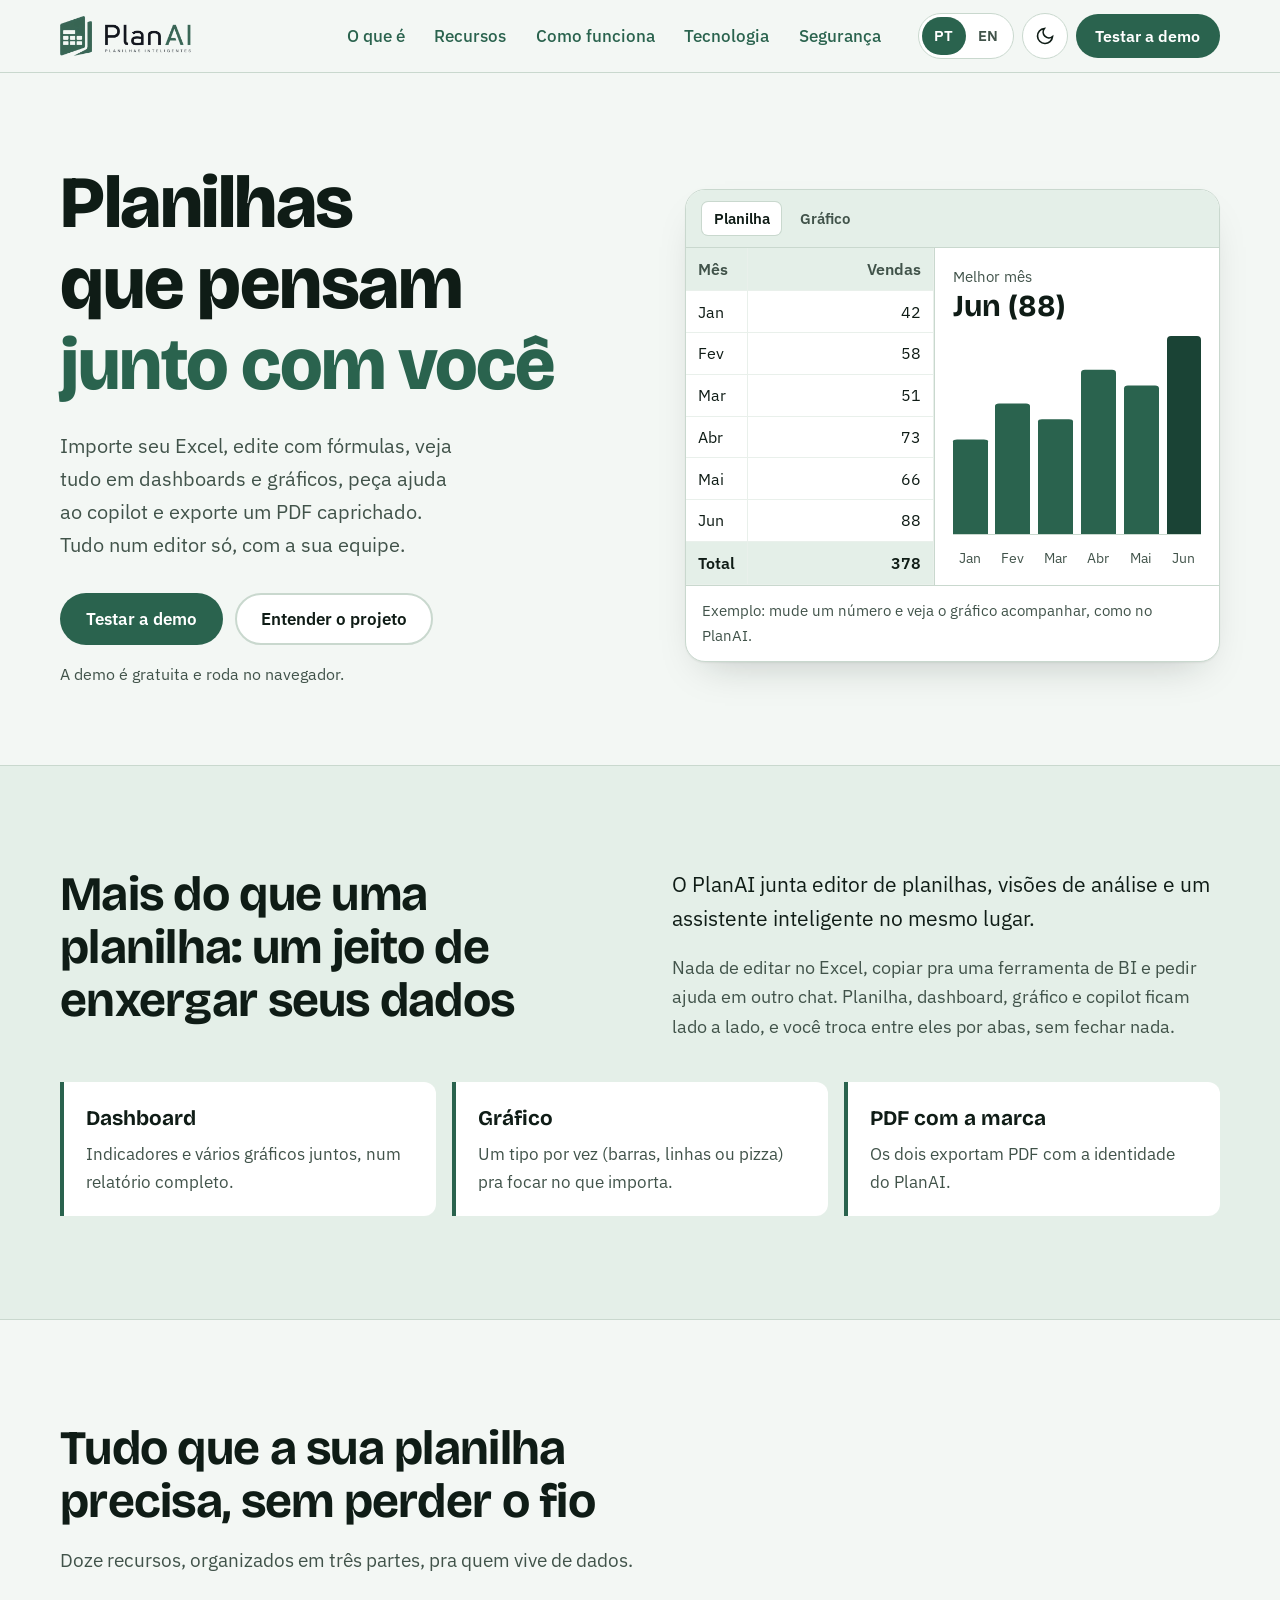
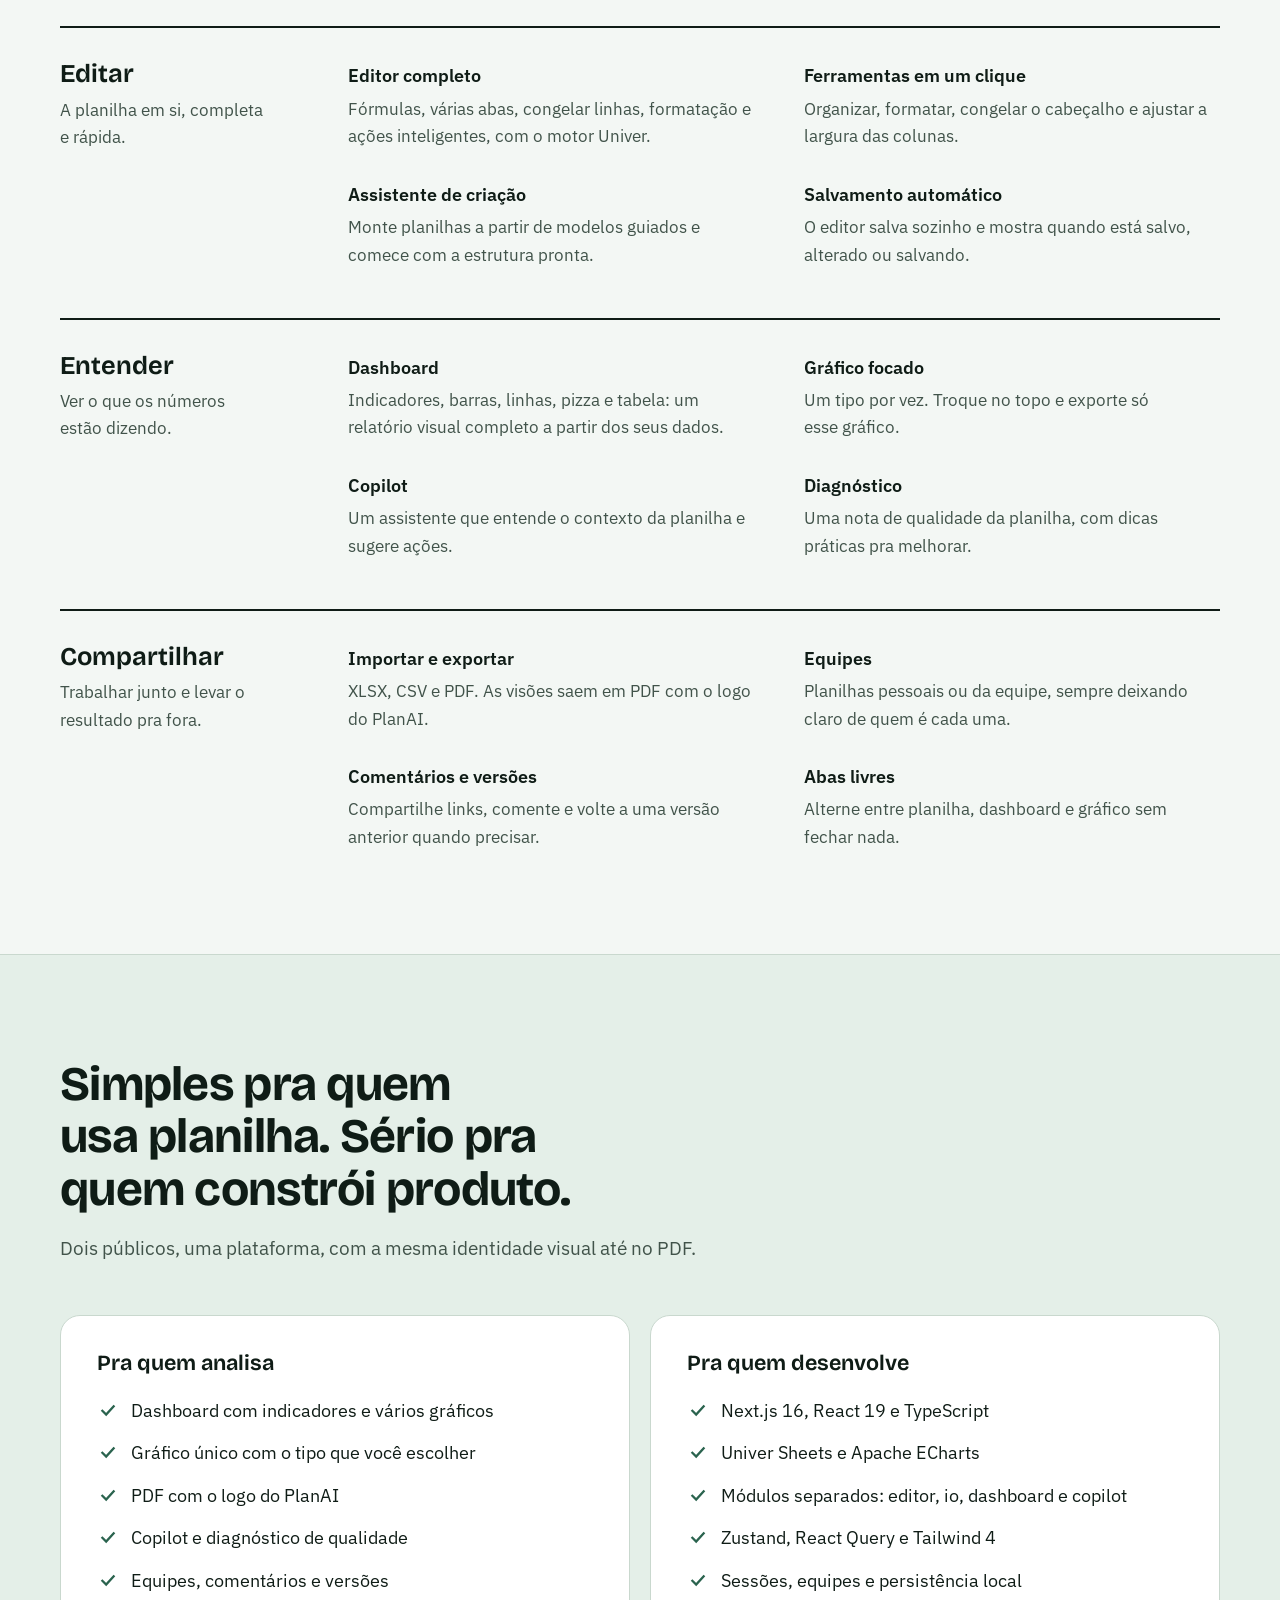
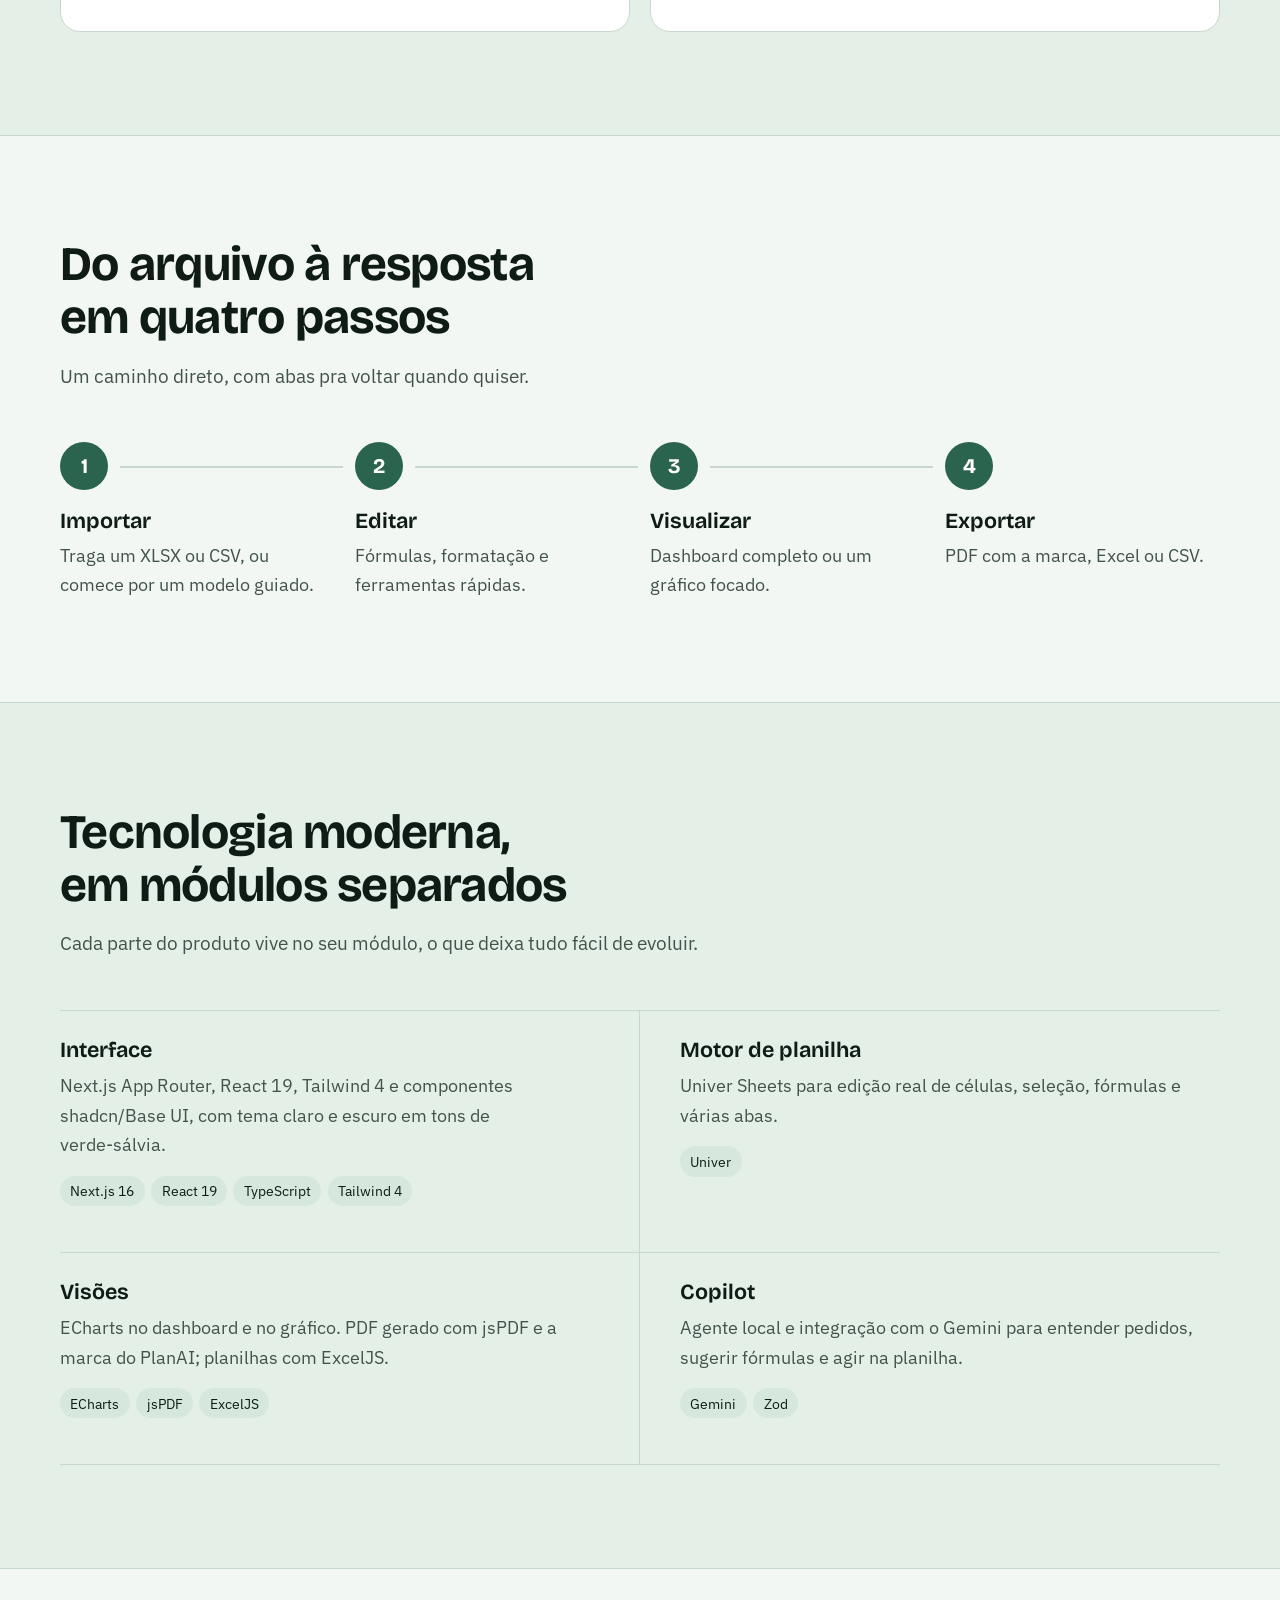
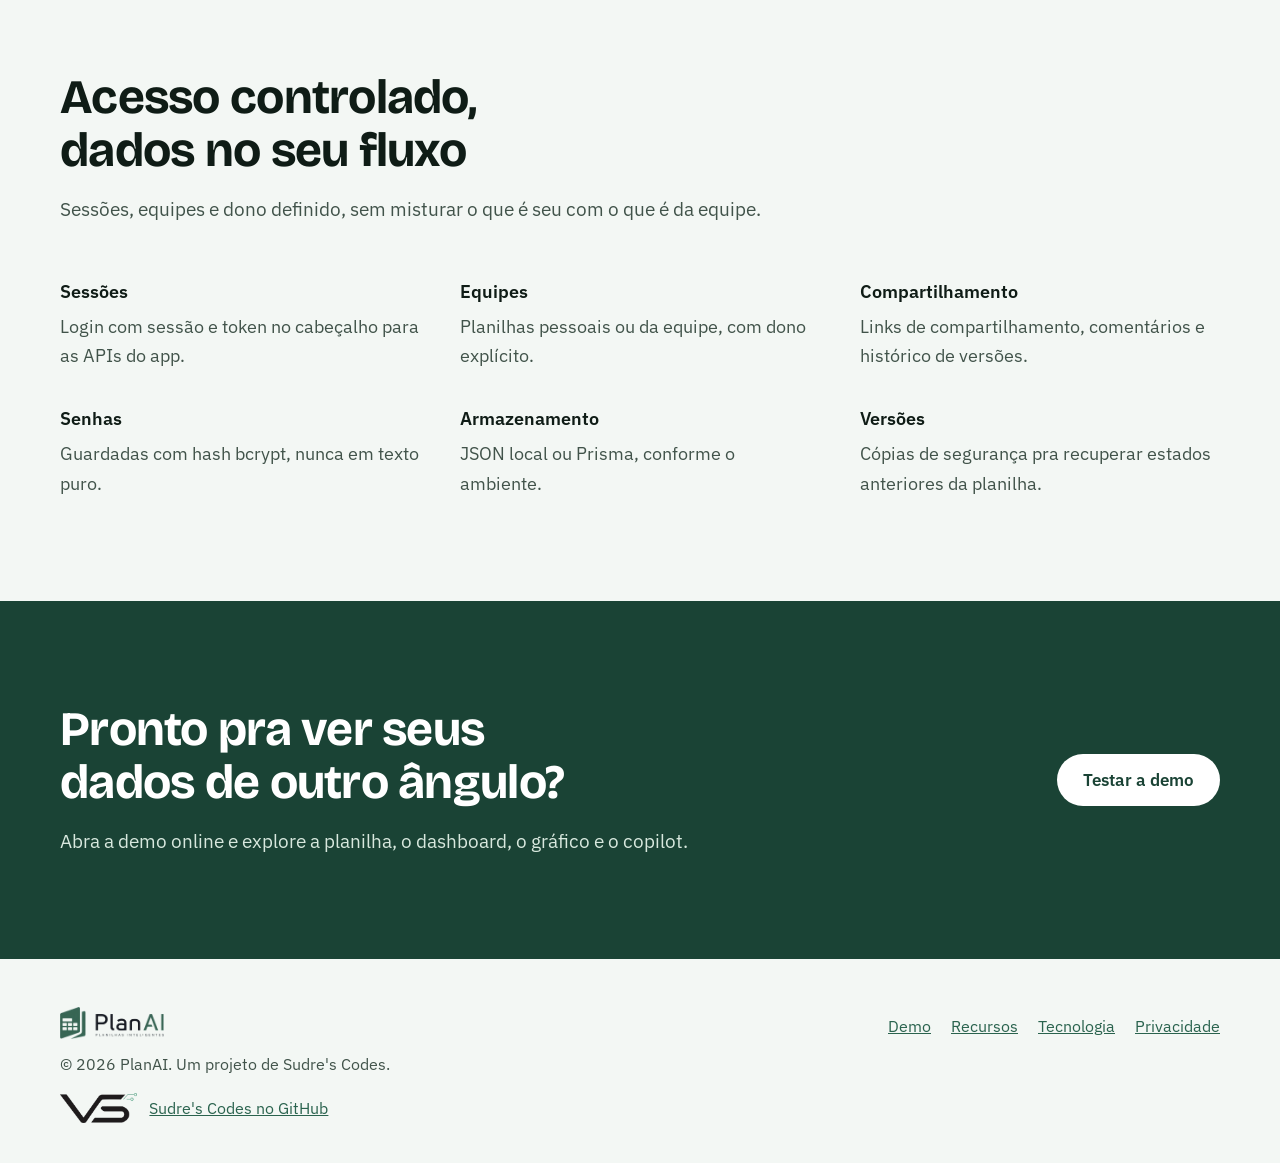
<file: index.html>
<!doctype html>
<html lang="pt-BR" data-theme="light">
<head>
<meta charset="utf-8">
<meta name="viewport" content="width=device-width, initial-scale=1, viewport-fit=cover">
<title>PlanAI: planilhas inteligentes com dashboard, gráficos e copilot</title>
<meta name="description" content="Importe seu Excel, edite com fórmulas, gere dashboards e gráficos, peça ajuda ao copilot e exporte PDF com a sua equipe, tudo num editor só.">
<meta property="og:title" content="PlanAI: planilhas que pensam junto com você">
<meta property="og:description" content="Planilha, dashboard, gráfico e copilot lado a lado. Importe Excel/CSV e exporte PDF.">
<meta property="og:type" content="website">
<meta property="og:image" content="assets/logo-ce.png">
<meta name="theme-color" content="#f3f7f4" id="themeColor">
<link rel="icon" href="favicon.ico">
<link rel="apple-touch-icon" href="assets/apple-touch-icon.png">
<link rel="preload" href="assets/fonts/Bricolage.woff2" as="font" type="font/woff2" crossorigin>
<link rel="preload" href="assets/fonts/IBMPlexSans.woff2" as="font" type="font/woff2" crossorigin>
<link rel="stylesheet" href="assets/style.css">
<script>(function(){try{var t=localStorage.getItem('planai-theme');if(!t)t=matchMedia('(prefers-color-scheme: dark)').matches?'dark':'light';document.documentElement.dataset.theme=t;var l=localStorage.getItem('planai-lang');if(l==='en')document.documentElement.lang='en'}catch(e){}})()</script>
</head>
<body>
<a class="skip" href="#main" data-i18n="skip">Pular para o conteúdo</a>
<header class="nav">
  <div class="wrap">
    <a class="brand" href="#top" aria-label="PlanAI, início">
      <img class="only-light" src="assets/logo-ce.webp" alt="PlanAI" width="480" height="147">
      <img class="only-dark" src="assets/logo-ee.webp" alt="PlanAI" width="480" height="147">
    </a>
    <nav aria-label="Principal" data-i18n-attr="aria-label:nav.label">
      <ul class="menu" id="menu">
        <li><a href="#sobre" data-i18n="nav.about">O que é</a></li>
        <li><a href="#recursos" data-i18n="nav.features">Recursos</a></li>
        <li><a href="#como-funciona" data-i18n="nav.flow">Como funciona</a></li>
        <li><a href="#tecnologia" data-i18n="nav.arch">Tecnologia</a></li>
        <li><a href="#seguranca" data-i18n="nav.security">Segurança</a></li>
      </ul>
    </nav>
    <div class="tools">
      <div class="seg" role="group" aria-label="Idioma / Language">
        <button type="button" data-lang="pt" aria-pressed="true" lang="pt-BR" aria-label="Português">PT</button>
        <button type="button" data-lang="en" aria-pressed="false" lang="en" aria-label="English">EN</button>
      </div>
      <button type="button" class="icon-btn" id="themeBtn" aria-label="Ativar modo escuro">
        <svg class="only-light" viewBox="0 0 24 24" fill="none" stroke="currentColor" stroke-width="2" aria-hidden="true"><path d="M21 12.8A9 9 0 1 1 11.2 3a7 7 0 0 0 9.8 9.8z"/></svg>
        <svg class="only-dark" viewBox="0 0 24 24" fill="none" stroke="currentColor" stroke-width="2" aria-hidden="true"><circle cx="12" cy="12" r="4"/><path d="M12 2v2M12 20v2M4.9 4.9l1.4 1.4M17.7 17.7l1.4 1.4M2 12h2M20 12h2M4.9 19.1l1.4-1.4M17.7 6.3l1.4-1.4"/></svg>
      </button>
      <button type="button" class="icon-btn burger" id="burger" aria-expanded="false" aria-controls="menu" aria-label="Abrir menu">
        <svg viewBox="0 0 24 24" fill="none" stroke="currentColor" stroke-width="2" aria-hidden="true"><path d="M4 7h16M4 12h16M4 17h16"/></svg>
      </button>
      <a class="btn btn-primary cta-nav" href="https://planai.onrender.com" target="_blank" rel="noopener" data-i18n="cta.demo">Testar a demo</a>
    </div>
  </div>
</header>

<main id="main">
<section class="hero" id="top" aria-labelledby="h1">
  <div class="wrap">
    <div>
      <h1 id="h1" class="enter"><span data-i18n="hero.h1a" style="color:var(--ink)">Planilhas que pensam</span><span data-i18n="hero.h1b">junto com você</span></h1>
      <p class="lead enter d1" data-i18n="hero.p">Importe seu Excel, edite com fórmulas, veja tudo em dashboards e gráficos, peça ajuda ao copilot e exporte um PDF caprichado. Tudo num editor só, com a sua equipe.</p>
      <div class="actions enter d2">
        <a class="btn btn-primary" href="https://planai.onrender.com" target="_blank" rel="noopener"><span data-i18n="cta.demo">Testar a demo</span><span class="sr" data-i18n="newtab">(abre em nova aba)</span></a>
        <a class="btn btn-ghost" href="#sobre" data-i18n="hero.understand">Entender o projeto</a>
      </div>
      <p class="note enter d3" data-i18n="hero.note">A demo é gratuita e roda no navegador.</p>
    </div>
    <figure class="sheet enter d2" style="margin:0" aria-labelledby="sheetCap">
      <div class="sheet-bar" aria-hidden="true"><span class="tab on" data-i18n="sheet.tab1">Planilha</span><span class="tab" data-i18n="sheet.tab2">Gráfico</span></div>
      <div class="sheet-body">
        <table>
          <caption class="sr" data-i18n="sheet.cap">Exemplo editável: vendas por mês</caption>
          <thead><tr><th scope="col" data-i18n="sheet.month">Mês</th><th scope="col" style="text-align:right" data-i18n="sheet.value">Vendas</th></tr></thead>
          <tbody id="rows"></tbody>
          <tfoot><tr><td data-i18n="sheet.total">Total</td><td id="total" aria-live="polite">0</td></tr></tfoot>
        </table>
        <div class="chart" aria-hidden="true">
          <div class="kpi"><span data-i18n="sheet.best">Melhor mês</span><strong id="best">–</strong></div>
          <div class="bars" id="bars"></div>
          <div class="labels" id="labels"></div>
        </div>
      </div>
      <figcaption class="sheet-hint" id="sheetCap" data-i18n="sheet.hint">Exemplo: mude um número e veja o gráfico acompanhar, como no PlanAI.</figcaption>
    </figure>
  </div>
</section>

<section id="sobre" class="alt" aria-labelledby="h-about">
  <div class="wrap">
    <div class="split">
      <h2 id="h-about" data-i18n="about.h2">Mais do que uma planilha: um jeito de enxergar seus dados</h2>
      <div>
        <p class="big" data-i18n="about.p1">O PlanAI junta editor de planilhas, visões de análise e um assistente inteligente no mesmo lugar.</p>
        <p class="muted" data-i18n="about.p2">Nada de editar no Excel, copiar pra uma ferramenta de BI e pedir ajuda em outro chat. Planilha, dashboard, gráfico e copilot ficam lado a lado, e você troca entre eles por abas, sem fechar nada.</p>
      </div>
    </div>
    <div class="trio">
      <div><strong data-i18n="about.t1">Dashboard</strong><p data-i18n="about.t1p">Indicadores e vários gráficos juntos, num relatório completo.</p></div>
      <div><strong data-i18n="about.t2">Gráfico</strong><p data-i18n="about.t2p">Um tipo por vez (barras, linhas ou pizza) pra focar no que importa.</p></div>
      <div><strong data-i18n="about.t3">PDF com a marca</strong><p data-i18n="about.t3p">Os dois exportam PDF com a identidade do PlanAI.</p></div>
    </div>
  </div>
</section>

<section id="recursos" aria-labelledby="h-feat">
  <div class="wrap">
    <div class="head">
      <h2 id="h-feat" data-i18n="feat.h2">Tudo que a sua planilha precisa, sem perder o fio</h2>
      <p data-i18n="feat.p">Doze recursos, organizados em três partes, pra quem vive de dados.</p>
    </div>
    <div class="groups">
      <div class="group">
        <div><h3 data-i18n="g1">Editar</h3><p data-i18n="g1p">A planilha em si, completa e rápida.</p></div>
        <ul class="feats">
          <li><h4 data-i18n="feat.editor">Editor completo</h4><p data-i18n="feat.editor.p">Fórmulas, várias abas, congelar linhas, formatação e ações inteligentes, com o motor Univer.</p></li>
          <li><h4 data-i18n="feat.tools">Ferramentas em um clique</h4><p data-i18n="feat.tools.p">Organizar, formatar, congelar o cabeçalho e ajustar a largura das colunas.</p></li>
          <li><h4 data-i18n="feat.wizard">Assistente de criação</h4><p data-i18n="feat.wizard.p">Monte planilhas a partir de modelos guiados e comece com a estrutura pronta.</p></li>
          <li><h4 data-i18n="feat.auto">Salvamento automático</h4><p data-i18n="feat.auto.p">O editor salva sozinho e mostra quando está salvo, alterado ou salvando.</p></li>
        </ul>
      </div>
      <div class="group">
        <div><h3 data-i18n="g2">Entender</h3><p data-i18n="g2p">Ver o que os números estão dizendo.</p></div>
        <ul class="feats">
          <li><h4 data-i18n="feat.dash">Dashboard</h4><p data-i18n="feat.dash.p">Indicadores, barras, linhas, pizza e tabela: um relatório visual completo a partir dos seus dados.</p></li>
          <li><h4 data-i18n="feat.chart">Gráfico focado</h4><p data-i18n="feat.chart.p">Um tipo por vez. Troque no topo e exporte só esse gráfico.</p></li>
          <li><h4 data-i18n="feat.ai">Copilot</h4><p data-i18n="feat.ai.p">Um assistente que entende o contexto da planilha e sugere ações.</p></li>
          <li><h4 data-i18n="feat.diag">Diagnóstico</h4><p data-i18n="feat.diag.p">Uma nota de qualidade da planilha, com dicas práticas pra melhorar.</p></li>
        </ul>
      </div>
      <div class="group">
        <div><h3 data-i18n="g3">Compartilhar</h3><p data-i18n="g3p">Trabalhar junto e levar o resultado pra fora.</p></div>
        <ul class="feats">
          <li><h4 data-i18n="feat.io">Importar e exportar</h4><p data-i18n="feat.io.p">XLSX, CSV e PDF. As visões saem em PDF com o logo do PlanAI.</p></li>
          <li><h4 data-i18n="feat.teams">Equipes</h4><p data-i18n="feat.teams.p">Planilhas pessoais ou da equipe, sempre deixando claro de quem é cada uma.</p></li>
          <li><h4 data-i18n="feat.collab">Comentários e versões</h4><p data-i18n="feat.collab.p">Compartilhe links, comente e volte a uma versão anterior quando precisar.</p></li>
          <li><h4 data-i18n="feat.tabs">Abas livres</h4><p data-i18n="feat.tabs.p">Alterne entre planilha, dashboard e gráfico sem fechar nada.</p></li>
        </ul>
      </div>
    </div>
  </div>
</section>

<section class="alt" aria-labelledby="h-why">
  <div class="wrap">
    <div class="head">
      <h2 id="h-why" data-i18n="why.h2">Simples pra quem usa planilha. Sério pra quem constrói produto.</h2>
      <p data-i18n="why.p">Dois públicos, uma plataforma, com a mesma identidade visual até no PDF.</p>
    </div>
    <div class="aud">
      <article>
        <h3 data-i18n="why.user">Pra quem analisa</h3>
        <ul>
          <li><svg viewBox="0 0 24 24" fill="none" stroke="currentColor" stroke-width="2.5" aria-hidden="true"><path d="m5 12 5 5 9-10"/></svg><span data-i18n="why.l1">Dashboard com indicadores e vários gráficos</span></li>
          <li><svg viewBox="0 0 24 24" fill="none" stroke="currentColor" stroke-width="2.5" aria-hidden="true"><path d="m5 12 5 5 9-10"/></svg><span data-i18n="why.l2">Gráfico único com o tipo que você escolher</span></li>
          <li><svg viewBox="0 0 24 24" fill="none" stroke="currentColor" stroke-width="2.5" aria-hidden="true"><path d="m5 12 5 5 9-10"/></svg><span data-i18n="why.l3">PDF com o logo do PlanAI</span></li>
          <li><svg viewBox="0 0 24 24" fill="none" stroke="currentColor" stroke-width="2.5" aria-hidden="true"><path d="m5 12 5 5 9-10"/></svg><span data-i18n="why.l4">Copilot e diagnóstico de qualidade</span></li>
          <li><svg viewBox="0 0 24 24" fill="none" stroke="currentColor" stroke-width="2.5" aria-hidden="true"><path d="m5 12 5 5 9-10"/></svg><span data-i18n="why.l5">Equipes, comentários e versões</span></li>
        </ul>
      </article>
      <article>
        <h3 data-i18n="why.dev">Pra quem desenvolve</h3>
        <ul>
          <li><svg viewBox="0 0 24 24" fill="none" stroke="currentColor" stroke-width="2.5" aria-hidden="true"><path d="m5 12 5 5 9-10"/></svg><span>Next.js 16, React 19 e TypeScript</span></li>
          <li><svg viewBox="0 0 24 24" fill="none" stroke="currentColor" stroke-width="2.5" aria-hidden="true"><path d="m5 12 5 5 9-10"/></svg><span>Univer Sheets e Apache ECharts</span></li>
          <li><svg viewBox="0 0 24 24" fill="none" stroke="currentColor" stroke-width="2.5" aria-hidden="true"><path d="m5 12 5 5 9-10"/></svg><span data-i18n="why.l8">Módulos separados: editor, io, dashboard e copilot</span></li>
          <li><svg viewBox="0 0 24 24" fill="none" stroke="currentColor" stroke-width="2.5" aria-hidden="true"><path d="m5 12 5 5 9-10"/></svg><span>Zustand, React Query e Tailwind 4</span></li>
          <li><svg viewBox="0 0 24 24" fill="none" stroke="currentColor" stroke-width="2.5" aria-hidden="true"><path d="m5 12 5 5 9-10"/></svg><span data-i18n="why.l10">Sessões, equipes e persistência local</span></li>
        </ul>
      </article>
    </div>
  </div>
</section>

<section id="como-funciona" aria-labelledby="h-flow">
  <div class="wrap">
    <div class="head">
      <h2 id="h-flow" data-i18n="flow.h2">Do arquivo à resposta em quatro passos</h2>
      <p data-i18n="flow.p">Um caminho direto, com abas pra voltar quando quiser.</p>
    </div>
    <ol class="steps">
      <li><h3 data-i18n="flow.1h">Importar</h3><p data-i18n="flow.1p">Traga um XLSX ou CSV, ou comece por um modelo guiado.</p></li>
      <li><h3 data-i18n="flow.2h">Editar</h3><p data-i18n="flow.2p">Fórmulas, formatação e ferramentas rápidas.</p></li>
      <li><h3 data-i18n="flow.3h">Visualizar</h3><p data-i18n="flow.3p">Dashboard completo ou um gráfico focado.</p></li>
      <li><h3 data-i18n="flow.4h">Exportar</h3><p data-i18n="flow.4p">PDF com a marca, Excel ou CSV.</p></li>
    </ol>
  </div>
</section>

<section id="tecnologia" class="alt" aria-labelledby="h-arch">
  <div class="wrap">
    <div class="head">
      <h2 id="h-arch" data-i18n="arch.h2">Tecnologia moderna, em módulos separados</h2>
      <p data-i18n="arch.p">Cada parte do produto vive no seu módulo, o que deixa tudo fácil de evoluir.</p>
    </div>
    <div class="tech">
      <article><h3 data-i18n="arch.fe.h3">Interface</h3><p data-i18n="arch.fe.p">Next.js App Router, React 19, Tailwind 4 e componentes shadcn/Base UI, com tema claro e escuro em tons de verde-sálvia.</p><ul class="chips"><li>Next.js 16</li><li>React 19</li><li>TypeScript</li><li>Tailwind 4</li></ul></article>
      <article><h3 data-i18n="arch.sheets.h3">Motor de planilha</h3><p data-i18n="arch.sheets.p">Univer Sheets para edição real de células, seleção, fórmulas e várias abas.</p><ul class="chips"><li>Univer</li></ul></article>
      <article><h3 data-i18n="arch.viz.h3">Visões</h3><p data-i18n="arch.viz.p">ECharts no dashboard e no gráfico. PDF gerado com jsPDF e a marca do PlanAI; planilhas com ExcelJS.</p><ul class="chips"><li>ECharts</li><li>jsPDF</li><li>ExcelJS</li></ul></article>
      <article><h3 data-i18n="arch.ai.h3">Copilot</h3><p data-i18n="arch.ai.p">Agente local e integração com o Gemini para entender pedidos, sugerir fórmulas e agir na planilha.</p><ul class="chips"><li>Gemini</li><li>Zod</li></ul></article>
    </div>
  </div>
</section>

<section id="seguranca" aria-labelledby="h-sec">
  <div class="wrap">
    <div class="head">
      <h2 id="h-sec" data-i18n="sec.h2">Acesso controlado, dados no seu fluxo</h2>
      <p data-i18n="sec.p">Sessões, equipes e dono definido, sem misturar o que é seu com o que é da equipe.</p>
    </div>
    <dl class="sec">
      <div><dt data-i18n="sec.s1.h">Sessões</dt><dd data-i18n="sec.s1.p">Login com sessão e token no cabeçalho para as APIs do app.</dd></div>
      <div><dt data-i18n="sec.s2.h">Equipes</dt><dd data-i18n="sec.s2.p">Planilhas pessoais ou da equipe, com dono explícito.</dd></div>
      <div><dt data-i18n="sec.s3.h">Compartilhamento</dt><dd data-i18n="sec.s3.p">Links de compartilhamento, comentários e histórico de versões.</dd></div>
      <div><dt data-i18n="sec.s4.h">Senhas</dt><dd data-i18n="sec.s4.p">Guardadas com hash bcrypt, nunca em texto puro.</dd></div>
      <div><dt data-i18n="sec.s5.h">Armazenamento</dt><dd data-i18n="sec.s5.p">JSON local ou Prisma, conforme o ambiente.</dd></div>
      <div><dt data-i18n="sec.s6.h">Versões</dt><dd data-i18n="sec.s6.p">Cópias de segurança pra recuperar estados anteriores da planilha.</dd></div>
    </dl>
  </div>
</section>

<section class="final" aria-labelledby="h-cta">
  <div class="wrap">
    <div>
      <h2 id="h-cta" data-i18n="cta.h2">Pronto pra ver seus dados de outro ângulo?</h2>
      <p data-i18n="cta.p">Abra a demo online e explore a planilha, o dashboard, o gráfico e o copilot.</p>
    </div>
    <div class="actions"><a class="btn btn-primary" href="https://planai.onrender.com" target="_blank" rel="noopener"><span data-i18n="cta.demo">Testar a demo</span><span class="sr" data-i18n="newtab">(abre em nova aba)</span></a></div>
  </div>
</section>
</main>

<footer>
  <div class="wrap">
    <div>
      <img class="only-light" src="assets/logo-ce.webp" alt="PlanAI" width="480" height="147" style="height:32px;width:auto" loading="lazy">
      <img class="only-dark" src="assets/logo-ee.webp" alt="PlanAI" width="480" height="147" style="height:32px;width:auto" loading="lazy">
      <p style="margin-top:.75rem" data-i18n="footer.copy">© 2026 PlanAI. Um projeto de Sudre's Codes.</p>
      <a class="maker" href="https://github.com/SudreScodeS" target="_blank" rel="noopener">
        <img class="only-light" src="assets/LogoC-VS.webp" alt="" width="240" height="93" loading="lazy">
        <img class="only-dark" src="assets/LogoE-VS.webp" alt="" width="240" height="93" loading="lazy">
        <span data-i18n="footer.by">Sudre's Codes no GitHub</span>
      </a>
    </div>
    <ul>
      <li><a href="https://planai.onrender.com" target="_blank" rel="noopener" data-i18n="footer.demo">Demo</a></li>
      <li><a href="#recursos" data-i18n="nav.features">Recursos</a></li>
      <li><a href="#tecnologia" data-i18n="nav.arch">Tecnologia</a></li>
      <li><a href="privacidade.html" data-i18n="footer.privacy">Privacidade</a></li>
    </ul>
  </div>
</footer>
<script src="assets/app.js" defer></script>
</body>
</html>
</file>
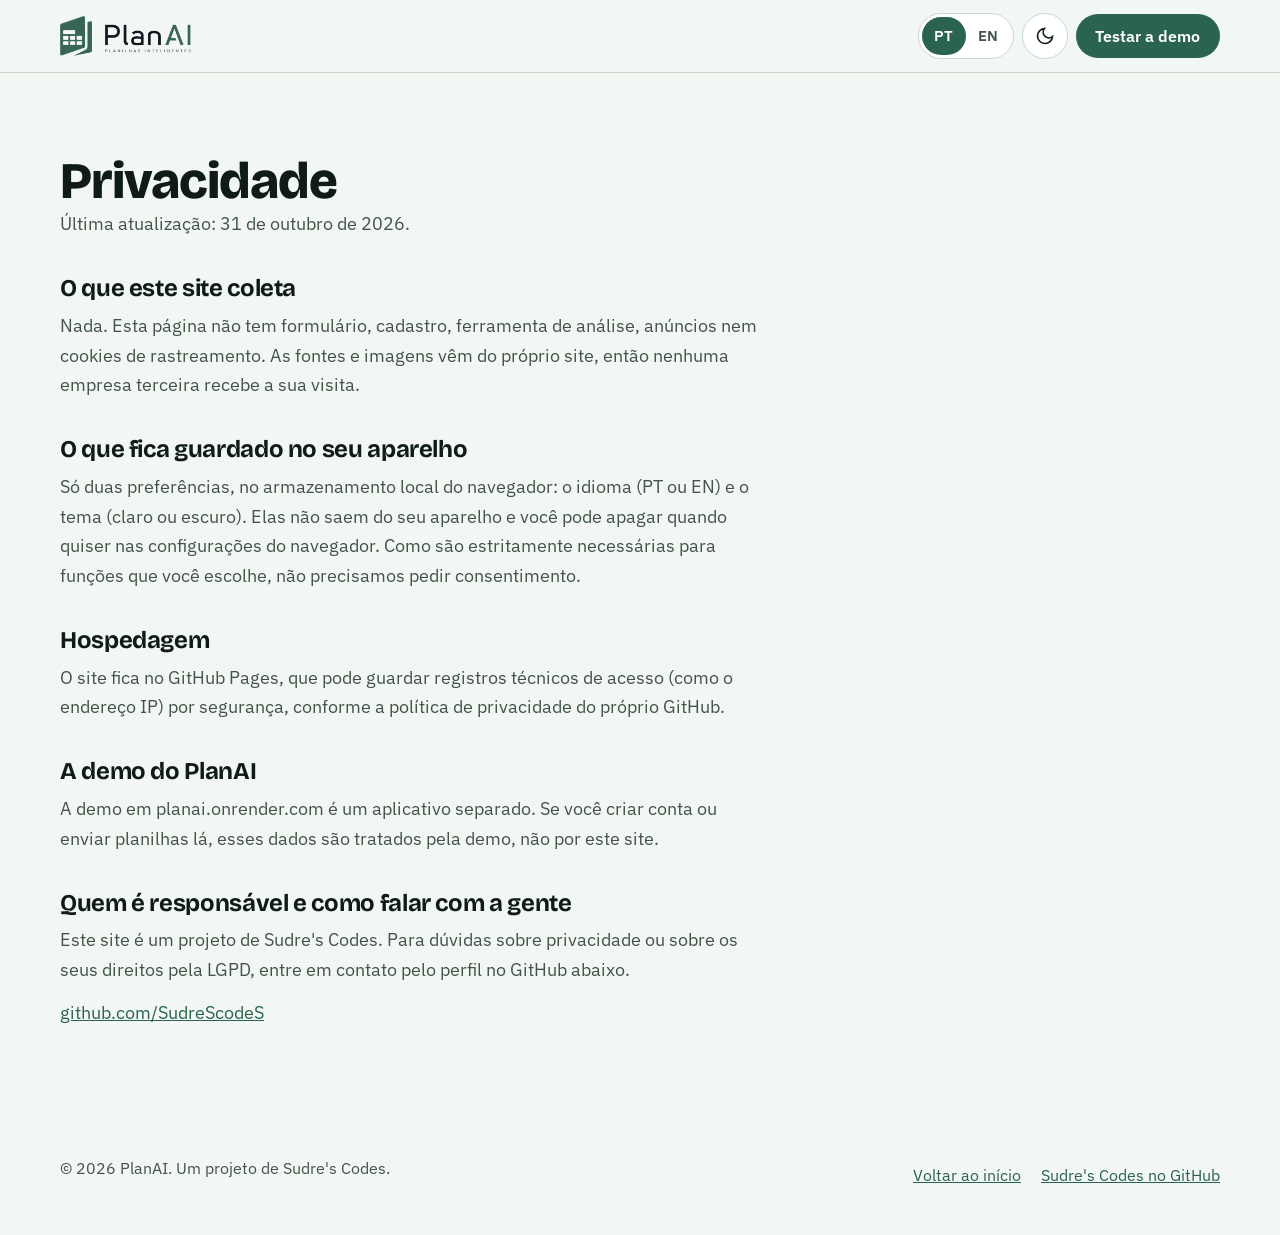
<file: privacidade.html>
<!doctype html>
<html lang="pt-BR" data-theme="light">
<head>
<meta charset="utf-8">
<meta name="viewport" content="width=device-width, initial-scale=1, viewport-fit=cover">
<title>Privacidade · PlanAI</title>
<meta name="description" content="Importe seu Excel, edite com fórmulas, gere dashboards e gráficos, peça ajuda ao copilot e exporte PDF com a sua equipe, tudo num editor só.">
<meta property="og:title" content="PlanAI: planilhas que pensam junto com você">
<meta property="og:description" content="Planilha, dashboard, gráfico e copilot lado a lado. Importe Excel/CSV e exporte PDF.">
<meta property="og:type" content="website">
<meta property="og:image" content="assets/logo-ce.png">
<meta name="theme-color" content="#f3f7f4" id="themeColor">
<link rel="icon" href="favicon.ico">
<link rel="apple-touch-icon" href="assets/apple-touch-icon.png">
<link rel="preload" href="assets/fonts/Bricolage.woff2" as="font" type="font/woff2" crossorigin>
<link rel="preload" href="assets/fonts/IBMPlexSans.woff2" as="font" type="font/woff2" crossorigin>
<link rel="stylesheet" href="assets/style.css">
<script>(function(){try{var t=localStorage.getItem('planai-theme');if(!t)t=matchMedia('(prefers-color-scheme: dark)').matches?'dark':'light';document.documentElement.dataset.theme=t;var l=localStorage.getItem('planai-lang');if(l==='en')document.documentElement.lang='en'}catch(e){}})()</script>
</head>
<body>
<a class="skip" href="#main" data-i18n="skip">Pular para o conteúdo</a>
<header class="nav">
  <div class="wrap">
    <a class="brand" href="./" aria-label="PlanAI, início">
      <img class="only-light" src="assets/logo-ce.webp" alt="PlanAI" width="480" height="147">
      <img class="only-dark" src="assets/logo-ee.webp" alt="PlanAI" width="480" height="147">
    </a>
    
    <div class="tools">
      <div class="seg" role="group" aria-label="Idioma / Language">
        <button type="button" data-lang="pt" aria-pressed="true" lang="pt-BR" aria-label="Português">PT</button>
        <button type="button" data-lang="en" aria-pressed="false" lang="en" aria-label="English">EN</button>
      </div>
      <button type="button" class="icon-btn" id="themeBtn" aria-label="Ativar modo escuro">
        <svg class="only-light" viewBox="0 0 24 24" fill="none" stroke="currentColor" stroke-width="2" aria-hidden="true"><path d="M21 12.8A9 9 0 1 1 11.2 3a7 7 0 0 0 9.8 9.8z"/></svg>
        <svg class="only-dark" viewBox="0 0 24 24" fill="none" stroke="currentColor" stroke-width="2" aria-hidden="true"><circle cx="12" cy="12" r="4"/><path d="M12 2v2M12 20v2M4.9 4.9l1.4 1.4M17.7 17.7l1.4 1.4M2 12h2M20 12h2M4.9 19.1l1.4-1.4M17.7 6.3l1.4-1.4"/></svg>
      </button>
      
      <a class="btn btn-primary cta-nav" href="https://planai.onrender.com" target="_blank" rel="noopener" data-i18n="cta.demo">Testar a demo</a>
    </div>
  </div>
</header>

<main id="main"><div class="wrap"><article class="prose">
<h1 data-i18n="pv.h1">Privacidade</h1><p data-i18n="pv.upd">Última atualização: 31 de outubro de 2026.</p>
<h2 data-i18n="pv.h2a">O que este site coleta</h2><p data-i18n="pv.pa">Nada. Esta página não tem formulário, cadastro, ferramenta de análise, anúncios nem cookies de rastreamento. As fontes e imagens vêm do próprio site, então nenhuma empresa terceira recebe a sua visita.</p>
<h2 data-i18n="pv.h2b">O que fica guardado no seu aparelho</h2><p data-i18n="pv.pb">Só duas preferências, no armazenamento local do navegador: o idioma (PT ou EN) e o tema (claro ou escuro). Elas não saem do seu aparelho e você pode apagar quando quiser nas configurações do navegador. Como são estritamente necessárias para funções que você escolhe, não precisamos pedir consentimento.</p>
<h2 data-i18n="pv.h2c">Hospedagem</h2><p data-i18n="pv.pc">O site fica no GitHub Pages, que pode guardar registros técnicos de acesso (como o endereço IP) por segurança, conforme a política de privacidade do próprio GitHub.</p>
<h2 data-i18n="pv.h2d">A demo do PlanAI</h2><p data-i18n="pv.pd">A demo em planai.onrender.com é um aplicativo separado. Se você criar conta ou enviar planilhas lá, esses dados são tratados pela demo, não por este site.</p>
<h2 data-i18n="pv.h2e">Quem é responsável e como falar com a gente</h2><p data-i18n="pv.pe">Este site é um projeto de Sudre's Codes. Para dúvidas sobre privacidade ou sobre os seus direitos pela LGPD, entre em contato pelo perfil no GitHub abaixo.</p>
<p><a href="https://github.com/SudreScodeS" target="_blank" rel="noopener">github.com/SudreScodeS</a></p>
</article></div></main><footer><div class="wrap"><p data-i18n="footer.copy">© 2026 PlanAI. Um projeto de Sudre's Codes.</p><ul><li><a href="./" data-i18n="footer.home">Voltar ao início</a></li><li><a href="https://github.com/SudreScodeS" target="_blank" rel="noopener" data-i18n="footer.by">Sudre's Codes no GitHub</a></li></ul></div></footer><script src="assets/app.js" defer></script></body></html>
</file>
<file: assets/style.css>
@font-face{font-family:"Bricolage";src:url(fonts/Bricolage.woff2) format("woff2");font-weight:500 800;font-display:swap}
@font-face{font-family:"Plex";src:url(fonts/IBMPlexSans.woff2) format("woff2");font-weight:400 600;font-display:swap}
:root{
  --bg:#f3f7f4;--surface:#ffffff;--tint:#e4efe8;--ink:#0f1c16;--muted:#41534a;--line:#c9d8ce;
  --sage:#2a634e;--sage-ink:#1a4335;--sage-soft:#d6e8dd;--on-sage:#ffffff;--grid:#e9f0eb;
  --ease-out:cubic-bezier(.23,1,.32,1);--r-sm:6px;--r-md:12px;--r-lg:20px;
  --z-nav:10;--z-skip:20;color-scheme:light
}
[data-theme=dark]{
  --bg:#0f1a15;--surface:#16241d;--tint:#13211a;--ink:#e8f0eb;--muted:#a9bcb1;--line:#2c3f35;
  --sage:#7aba98;--sage-ink:#a6d6bc;--sage-soft:#20372b;--on-sage:#0b1510;--grid:#1c2c24;color-scheme:dark
}
*,*::before,*::after{box-sizing:border-box}
html{-webkit-text-size-adjust:100%;scroll-padding-top:88px}
@media (prefers-reduced-motion:no-preference){html{scroll-behavior:smooth}}
body{margin:0;background:var(--bg);color:var(--ink);font:400 1.125rem/1.65 "Plex",system-ui,sans-serif;-webkit-font-smoothing:antialiased}
h1,h2,h3{font-family:"Bricolage",system-ui,sans-serif;line-height:1.1;margin:0;text-wrap:balance;font-weight:700}
h1{font-size:clamp(2.6rem,6vw,4.6rem);font-weight:800;letter-spacing:-.02em}
h2{font-size:clamp(2rem,4vw,3rem);letter-spacing:-.015em}
h3{font-size:1.35rem;font-weight:650}
p{margin:0;text-wrap:pretty}
a{color:var(--sage-ink)}
[data-theme=light] a,:root:not([data-theme=dark]) a{color:var(--sage)}
img{max-width:100%;height:auto;display:block}
:focus-visible{outline:3px solid var(--sage);outline-offset:3px;border-radius:4px}
.wrap{width:min(1160px,100% - 2.5rem);margin-inline:auto}
.skip{position:absolute;left:1rem;top:-100px;z-index:var(--z-skip);background:var(--ink);color:var(--bg);padding:.75rem 1rem;border-radius:var(--r-sm);font-weight:600}
.skip:focus{top:1rem}
.sr{position:absolute;width:1px;height:1px;overflow:hidden;clip:rect(0 0 0 0);white-space:nowrap}
/* nav */
.nav{position:sticky;top:0;z-index:var(--z-nav);background:color-mix(in srgb,var(--bg) 94%,transparent);border-bottom:1px solid var(--line);padding-top:env(safe-area-inset-top)}
.nav .wrap{display:flex;align-items:center;gap:1.5rem;min-height:72px}
.brand{display:flex;align-items:center;margin-right:auto}
.brand img{height:40px;width:auto}
.menu{display:flex;gap:.25rem;list-style:none;margin:0;padding:0}
.menu a{display:block;padding:.6rem .8rem;border-radius:var(--r-sm);color:var(--ink);text-decoration:none;font-weight:500;font-size:1.0625rem}
.menu a:hover{background:var(--tint)}
.tools{display:flex;gap:.5rem;align-items:center}
.seg{display:flex;border:1px solid var(--line);border-radius:999px;padding:3px;background:var(--surface)}
.seg button{all:unset;cursor:pointer;min-width:44px;min-height:38px;display:grid;place-items:center;border-radius:999px;font-weight:600;font-size:.95rem;color:var(--muted)}
.seg button[aria-pressed=true]{background:var(--sage);color:var(--on-sage)}
.seg button:focus-visible{outline:3px solid var(--sage);outline-offset:2px}
.icon-btn{all:unset;cursor:pointer;width:44px;height:44px;display:grid;place-items:center;border:1px solid var(--line);border-radius:999px;background:var(--surface);color:var(--ink)}
.icon-btn:focus-visible{outline:3px solid var(--sage);outline-offset:2px}
.icon-btn svg{width:20px;height:20px}
.only-dark{display:none}[data-theme=dark] .only-dark{display:block}[data-theme=dark] .only-light{display:none}
.burger{display:none}
@media (max-width:960px){
  .burger{display:grid}
  .menu{position:absolute;inset:100% 0 auto 0;flex-direction:column;background:var(--bg);border-bottom:1px solid var(--line);padding:.5rem 1.25rem 1.25rem;display:none}
  .menu.open{display:flex}
  .menu a{padding:.9rem .5rem;font-size:1.2rem;border-bottom:1px solid var(--line);border-radius:0}
  .nav .cta-nav{display:none}
}
.btn{display:inline-flex;align-items:center;justify-content:center;gap:.6rem;min-height:52px;padding:0 1.5rem;border-radius:999px;font-weight:600;font-size:1.0625rem;text-decoration:none;border:2px solid transparent;transition:transform .16s var(--ease-out),background-color .16s var(--ease-out)}
.btn:active{transform:scale(.97)}
.btn-primary{background:var(--sage);color:var(--on-sage)!important}
.btn-primary:hover{background:var(--sage-ink)}
[data-theme=dark] .btn-primary:hover{background:var(--sage-ink)}
.btn-ghost{border-color:var(--line);color:var(--ink)!important;background:var(--surface)}
.btn-ghost:hover{border-color:var(--sage)}
.btn svg{width:18px;height:18px}
.cta-nav{min-height:44px;padding:0 1.1rem;font-size:1rem}
/* hero */
.hero{padding:clamp(3rem,7vw,6rem) 0 clamp(3rem,6vw,5rem)}
.hero .wrap{display:grid;grid-template-columns:1.05fr 1fr;gap:clamp(2rem,5vw,4.5rem);align-items:center}
.hero h1 span{display:block;color:var(--sage)}
.lead{font-size:1.25rem;color:var(--muted);margin-top:1.5rem;max-width:34ch}
.actions{display:flex;flex-wrap:wrap;gap:.75rem;margin-top:2rem}
.note{margin-top:1rem;color:var(--muted);font-size:1rem}
@media (max-width:900px){.hero .wrap{grid-template-columns:1fr}.lead{max-width:none}}
/* sheet demo */
.sheet{background:var(--surface);border:1px solid var(--line);border-radius:var(--r-lg);box-shadow:0 1px 2px rgba(15,28,22,.06),0 18px 40px -20px rgba(15,28,22,.25);overflow:hidden}
.sheet-bar{display:flex;align-items:center;gap:.5rem;padding:.75rem 1rem;border-bottom:1px solid var(--line);background:var(--tint);font-size:.95rem;font-weight:600}
.sheet-bar .tab{padding:.25rem .7rem;border-radius:var(--r-sm);color:var(--muted)}
.sheet-bar .tab.on{background:var(--surface);color:var(--ink);box-shadow:0 0 0 1px var(--line)}
.sheet-body{display:grid;grid-template-columns:minmax(0,1fr) minmax(0,1.15fr)}
.sheet table{border-collapse:collapse;width:100%;font-variant-numeric:tabular-nums}
.sheet th,.sheet td{border-bottom:1px solid var(--grid);border-right:1px solid var(--grid);padding:0;text-align:left;font-size:1rem}
.sheet th{padding:.5rem .75rem;color:var(--muted);font-weight:600;background:var(--tint)}
.sheet td.m{padding:.45rem .75rem}
.sheet input{all:unset;box-sizing:border-box;width:100%;padding:.45rem .75rem;text-align:right;font:inherit;color:var(--ink)}
.sheet input:focus-visible{outline:2px solid var(--sage);outline-offset:-2px;background:var(--sage-soft);border-radius:0}
.sheet tfoot td{font-weight:600;padding:.5rem .75rem;text-align:right;background:var(--tint)}
.sheet tfoot td:first-child{text-align:left}
.chart{padding:1rem 1.1rem;display:flex;flex-direction:column;gap:.75rem;border-left:1px solid var(--line)}
.kpi{font-size:.95rem;color:var(--muted)}
.kpi strong{display:block;font-family:"Bricolage";font-size:1.9rem;color:var(--ink);font-variant-numeric:tabular-nums;line-height:1.15}
.bars{flex:1;display:flex;align-items:flex-end;gap:8px;min-height:150px;border-bottom:1px solid var(--line)}
.bars div{flex:1;background:var(--sage);border-radius:4px 4px 0 0;height:100%;transform-origin:bottom;transform:scaleY(var(--v,0));transition:transform .5s var(--ease-out)}
.bars div.top{background:var(--sage-ink)}
.labels{display:flex;gap:8px;font-size:.85rem;color:var(--muted)}.labels span{flex:1;text-align:center}
.sheet-hint{padding:.75rem 1rem;border-top:1px solid var(--line);font-size:.95rem;color:var(--muted)}
@media (max-width:520px){.sheet-body{grid-template-columns:1fr}.chart{border-left:0;border-top:1px solid var(--line)}.bars{min-height:120px}}
/* sections */
section{padding:clamp(4rem,8vw,7rem) 0}
.alt{background:var(--tint);border-block:1px solid var(--line)}
.head{max-width:44rem;margin-bottom:clamp(2rem,4vw,3.5rem)}
.head p{margin-top:1rem;color:var(--muted);font-size:1.2rem}
.split{display:grid;grid-template-columns:1fr 1fr;gap:clamp(2rem,5vw,5rem);align-items:start}
.split p+p{margin-top:1rem}
.split .big{font-size:1.3rem;color:var(--ink)}
.split .muted{color:var(--muted)}
@media (max-width:860px){.split{grid-template-columns:1fr}}
.trio{display:grid;grid-template-columns:repeat(3,1fr);gap:1rem;margin-top:2.5rem}
.trio div{padding:1.25rem 1.4rem;border-left:4px solid var(--sage);background:var(--surface);border-radius:0 var(--r-md) var(--r-md) 0}
.trio strong{display:block;font-family:"Bricolage";font-size:1.3rem;margin-bottom:.3rem}
.trio p{color:var(--muted);font-size:1.05rem}
@media (max-width:760px){.trio{grid-template-columns:1fr}}
/* features grouped */
.groups{display:grid;gap:3rem}
.group{display:grid;grid-template-columns:16rem 1fr;gap:2rem;padding-top:2rem;border-top:2px solid var(--ink)}
.group h3{font-size:1.6rem}
.group>div>p{color:var(--muted);margin-top:.5rem;font-size:1.05rem}
.feats{display:grid;grid-template-columns:repeat(2,1fr);gap:1.75rem 2.5rem;list-style:none;margin:0;padding:0}
.feats h4{margin:0 0 .3rem;font-size:1.15rem;font-weight:600}
.feats p{color:var(--muted);font-size:1.05rem}
@media (max-width:860px){.group{grid-template-columns:1fr;gap:1.25rem}}
@media (max-width:560px){.feats{grid-template-columns:1fr}}
/* audience */
.aud{display:grid;grid-template-columns:1fr 1fr;gap:1.25rem}
.aud article{background:var(--surface);border:1px solid var(--line);border-radius:var(--r-lg);padding:clamp(1.5rem,3vw,2.25rem)}
.aud ul{margin:1.25rem 0 0;padding:0;list-style:none;display:grid;gap:.8rem}
.aud li{display:flex;gap:.75rem;align-items:flex-start}
.aud li svg{flex:none;width:22px;height:22px;margin-top:.2rem;color:var(--sage)}
@media (max-width:760px){.aud{grid-template-columns:1fr}}
/* steps */
.steps{display:grid;grid-template-columns:repeat(4,1fr);gap:1.25rem;list-style:none;margin:0;padding:0;counter-reset:s}
.steps li{position:relative;padding-top:4.25rem}
.steps li::before{counter-increment:s;content:counter(s);position:absolute;top:0;left:0;width:3rem;height:3rem;border-radius:50%;display:grid;place-items:center;background:var(--sage);color:var(--on-sage);font:700 1.3rem "Bricolage"}
.steps li:not(:last-child)::after{content:"";position:absolute;top:1.5rem;left:3.75rem;right:-.5rem;height:2px;background:var(--line)}
.steps h3{margin-bottom:.4rem}
.steps p{color:var(--muted)}
@media (max-width:860px){.steps{grid-template-columns:1fr 1fr;row-gap:2.5rem}.steps li::after{display:none}}
@media (max-width:480px){.steps{grid-template-columns:1fr}.steps li{padding:0 0 0 4.25rem;min-height:3rem}}
/* tech */
.tech{display:grid;grid-template-columns:repeat(2,1fr);gap:0;border-top:1px solid var(--line)}
.tech article{padding:1.75rem 0;border-bottom:1px solid var(--line)}
.tech article:nth-child(odd){padding-right:2.5rem;border-right:1px solid var(--line)}
.tech article:nth-child(even){padding-left:2.5rem}
.tech p{color:var(--muted);margin-top:.5rem}
.chips{display:flex;flex-wrap:wrap;gap:.4rem;margin-top:1rem;list-style:none;padding:0}
.chips li{font-size:.9rem;padding:.2rem .65rem;border-radius:999px;background:var(--sage-soft);color:var(--ink)}
@media (max-width:760px){.tech{grid-template-columns:1fr}.tech article:nth-child(n){padding:1.5rem 0;border-right:0}}
/* security */
.sec{display:grid;grid-template-columns:repeat(3,1fr);gap:2rem 2.5rem;margin:0}
.sec div{display:grid;gap:.35rem}
.sec dt{font-weight:600;font-size:1.15rem;display:flex;gap:.6rem;align-items:center}
.sec dt svg{width:22px;height:22px;color:var(--sage)}
.sec dd{margin:0;color:var(--muted)}
@media (max-width:860px){.sec{grid-template-columns:1fr 1fr}}@media (max-width:520px){.sec{grid-template-columns:1fr}}
/* cta */
.final{background:var(--sage-ink);color:#fff}
[data-theme=dark] .final{background:#1a4335}
.final .wrap{display:grid;grid-template-columns:1.4fr 1fr;gap:2rem;align-items:center}
.final h2{color:#fff}
.final p{color:#d8e8de;margin-top:1rem;font-size:1.2rem}
.final .btn-primary{background:#fff;color:#1a4335!important}
.final .btn-primary:hover{background:#e4efe8}
.final .actions{justify-content:flex-end;margin:0}
@media (max-width:760px){.final .wrap{grid-template-columns:1fr}.final .actions{justify-content:flex-start}}
/* footer */
footer{padding:3rem 0 calc(2.5rem + env(safe-area-inset-bottom));font-size:1rem;color:var(--muted)}
footer .wrap{display:grid;grid-template-columns:1fr auto;gap:2rem;align-items:start}
footer ul{list-style:none;margin:0;padding:0;display:flex;flex-wrap:wrap;gap:.25rem 1.25rem}
footer ul a{color:var(--ink);display:inline-block;padding:.4rem 0}
.maker{display:flex;align-items:center;gap:.75rem;margin-top:1rem}
.maker img{height:30px;width:auto}
@media (max-width:700px){footer .wrap{grid-template-columns:1fr}}
/* prose (privacy/404) */
.prose{max-width:44rem;padding:clamp(3rem,7vw,5rem) 0}
.prose h1{font-size:clamp(2.2rem,5vw,3.2rem)}
.prose h2{font-size:1.5rem;margin:2.25rem 0 .6rem}
.prose p,.prose li{color:var(--muted)}
.prose p+p{margin-top:.8rem}
.nf{min-height:calc(100dvh - 160px);display:grid;align-content:center}
.nf .code{font:800 clamp(5rem,18vw,10rem)/1 "Bricolage";color:var(--sage);font-variant-numeric:tabular-nums}
/* motion: one orchestrated hero entrance */
@media (prefers-reduced-motion:no-preference){
  .enter{animation:rise .7s var(--ease-out) both}
  .enter.d1{animation-delay:.08s}.enter.d2{animation-delay:.16s}.enter.d3{animation-delay:.26s}
  @keyframes rise{from{opacity:0;transform:translateY(14px)}}
}
@media (prefers-reduced-motion:reduce){*{animation:none!important;transition:none!important}}
/* responsive-craft: min-width:0 em filhos de grid/flex, quebra de strings longas */
.hero .wrap>*,.split>*,.group>*,.aud>*,.final .wrap>*,footer .wrap>*{min-width:0}
body{overflow-wrap:break-word}
.brand{flex:none}.brand img{max-width:none;height:40px;width:auto}
@media (max-width:400px){.brand img{height:30px}.nav .wrap{gap:.75rem}.tools{gap:.35rem}}
</file>
